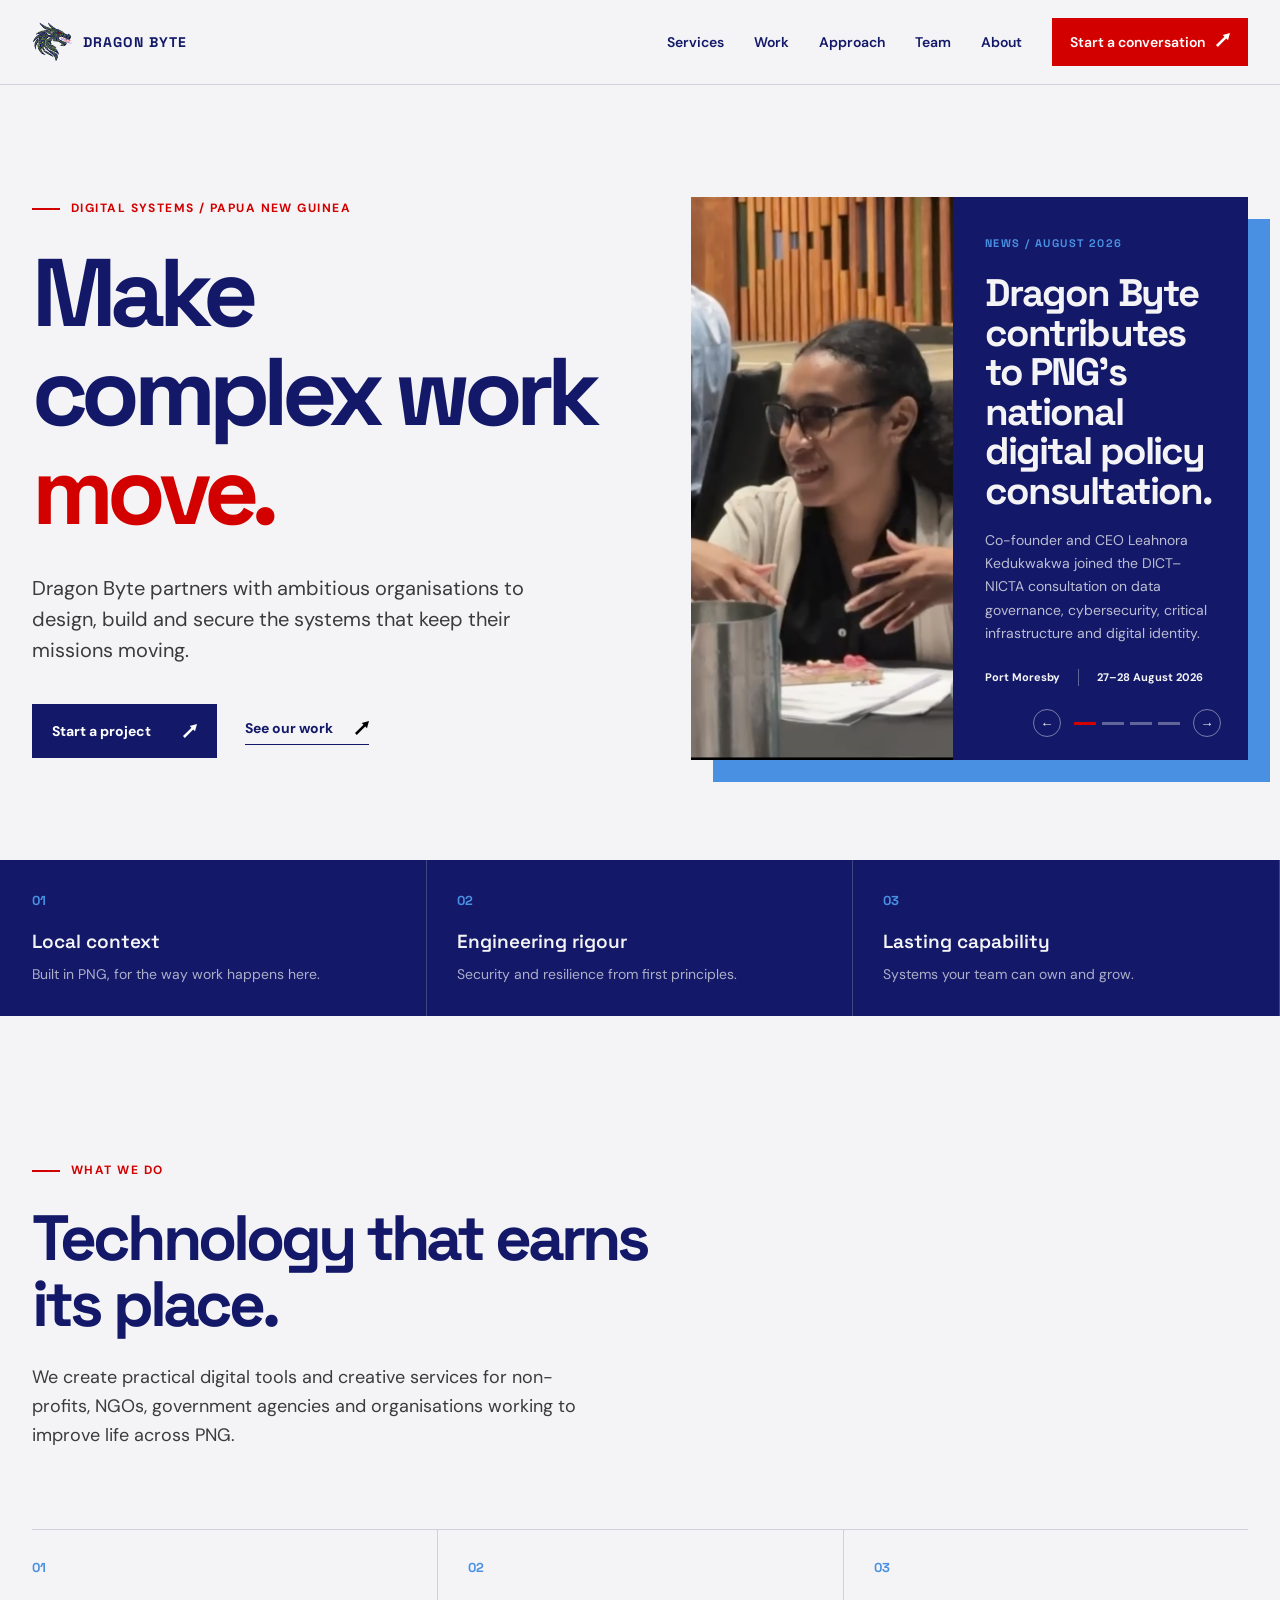
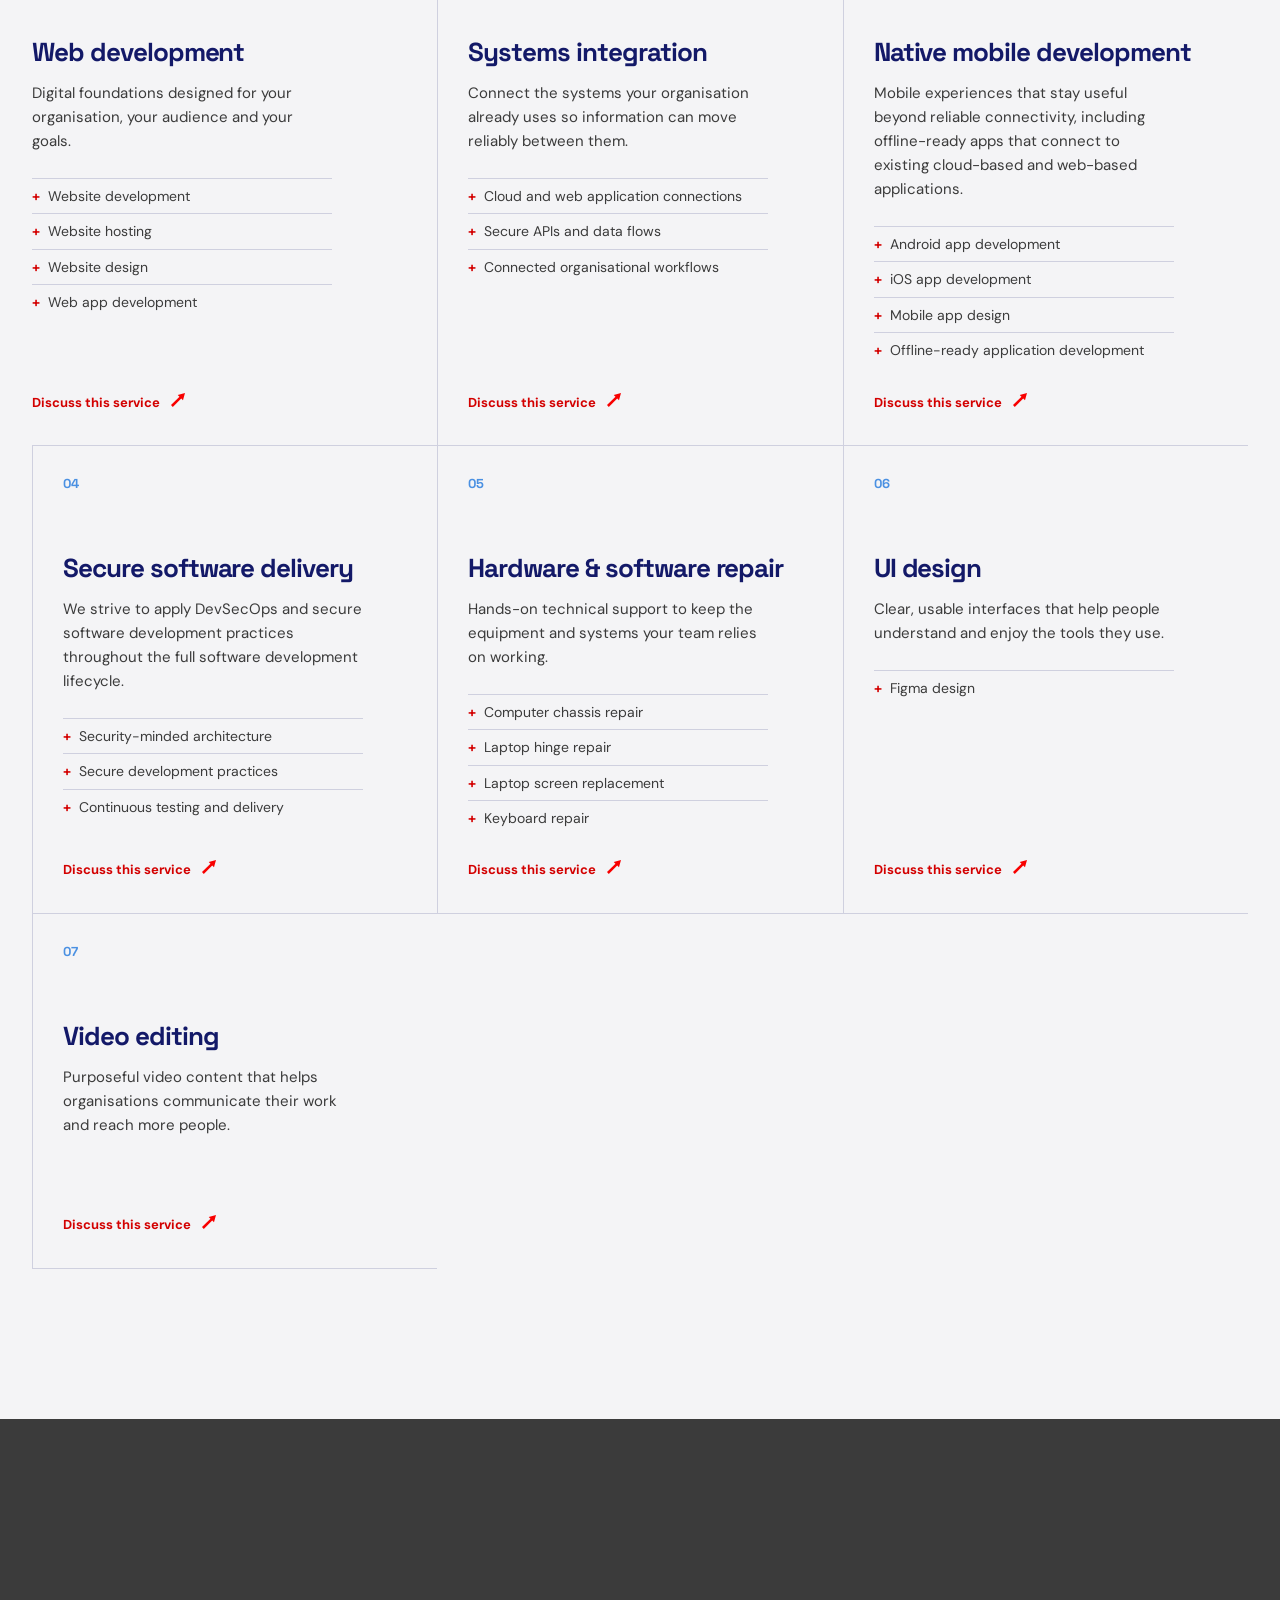
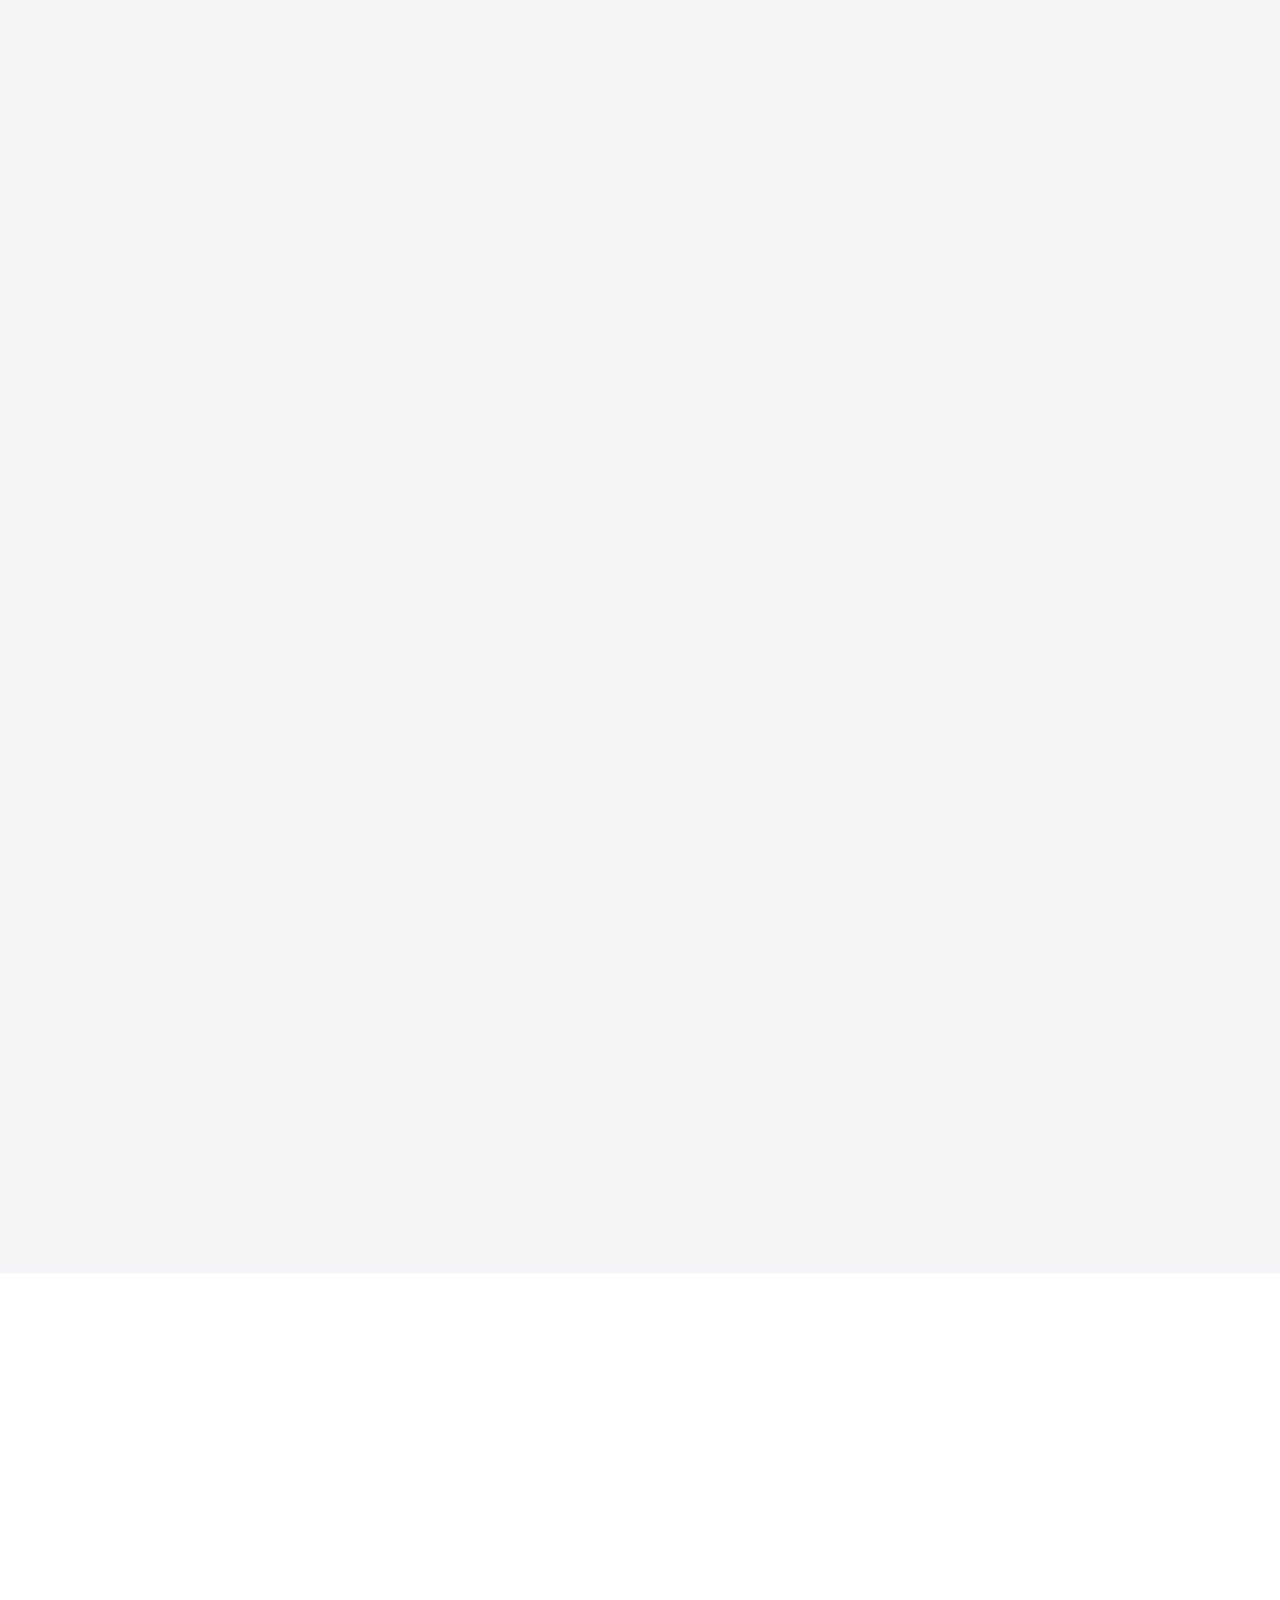
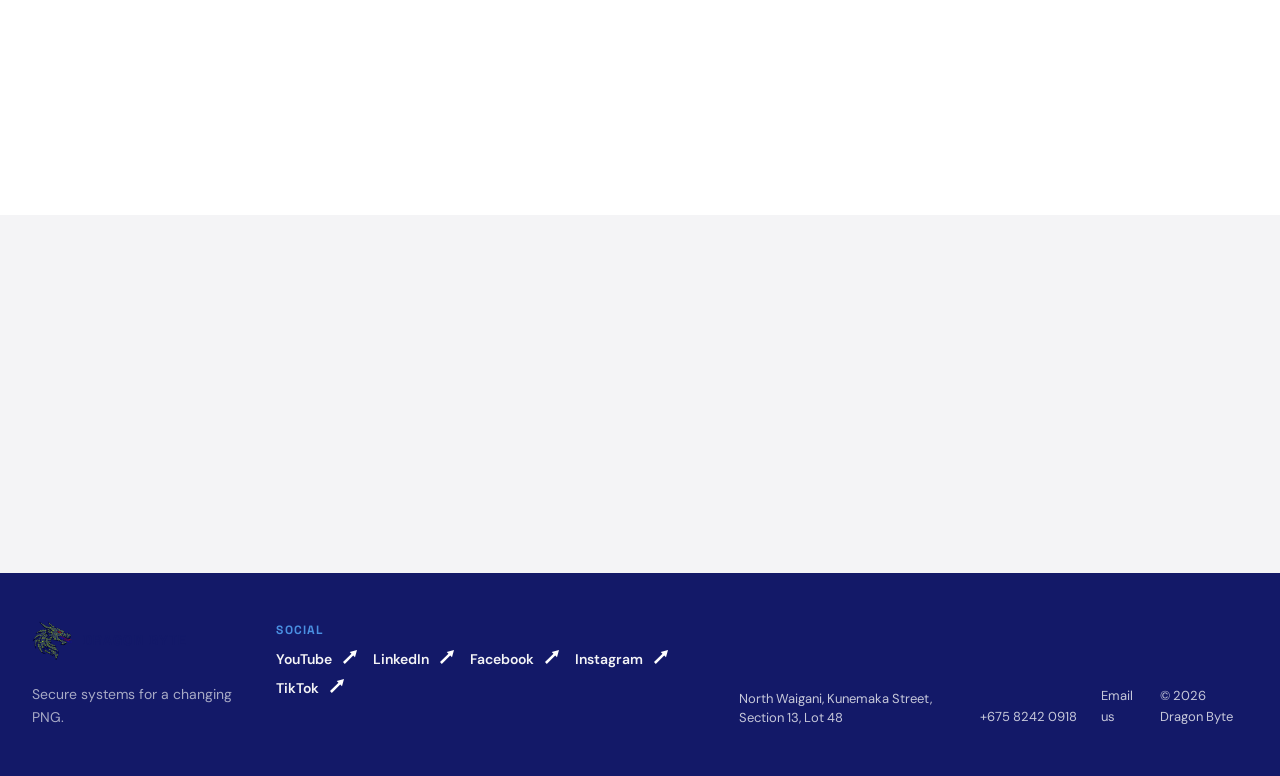
<file: index.html>
<!doctype html>
<html lang="en-PG">
<head>
  <meta charset="utf-8">
  <meta name="viewport" content="width=device-width, initial-scale=1">
  <meta name="description" content="Dragon Byte designs and secures digital systems for organisations in Papua New Guinea, from enterprise platforms to DevSecOps delivery.">
  <meta name="author" content="Dragon Byte">
  <meta name="robots" content="index, follow, max-image-preview:large">
  <meta name="theme-color" content="#131968">
  <title>Dragon Byte | Digital systems built for PNG</title>
  <link rel="canonical" href="https://dragonbyte.ltd/">
  <link rel="icon" href="dragonhead.svg" type="image/svg+xml">
  <meta property="og:type" content="website">
  <meta property="og:site_name" content="Dragon Byte">
  <meta property="og:title" content="Dragon Byte | Digital systems built for PNG">
  <meta property="og:description" content="Secure, scalable systems for organisations building what is next in Papua New Guinea.">
  <meta property="og:url" content="https://dragonbyte.ltd/">
  <meta property="og:image" content="https://dragonbyte.ltd/dragonhead.svg">
  <meta name="twitter:card" content="summary_large_image">
  <meta name="twitter:title" content="Dragon Byte | Digital systems built for PNG">
  <meta name="twitter:description" content="Secure, scalable systems for organisations building what is next in Papua New Guinea.">
  <meta name="twitter:image" content="https://dragonbyte.ltd/dragonhead.svg">
  <link rel="preconnect" href="https://fonts.googleapis.com">
  <link rel="preconnect" href="https://fonts.gstatic.com" crossorigin>
  <link href="https://fonts.googleapis.com/css2?family=DM+Sans:wght@400;500;600;700&family=Space+Grotesk:wght@500;600;700&display=swap" rel="stylesheet">
  <link rel="stylesheet" href="styles.css?v=20260904">
  <script type="application/ld+json">
  {
    "@context": "https://schema.org",
    "@type": "ProfessionalService",
    "name": "Dragon Byte",
    "url": "https://dragonbyte.ltd/",
    "logo": "https://dragonbyte.ltd/dragonhead.svg",
    "description": "PNG-owned digital transformation and DevSecOps consultancy.",
    "areaServed": {"@type": "Country", "name": "Papua New Guinea"},
    "address": {"@type": "PostalAddress", "streetAddress": "Kunemaka Street, Section 13, Lot 48", "addressLocality": "North Waigani", "addressCountry": "PG"},
    "email": "mailto:info@dragonbyte.ltd",
    "telephone": "+67582420918",
    "serviceType": ["Website development", "Website hosting", "Website design", "Web app development", "Systems integration", "Android app development", "iOS app development", "Mobile app design", "Offline-ready mobile apps", "Hardware and software troubleshooting and repair", "Figma UI design", "Video editing", "DevSecOps", "Secure software development lifecycle"]
  }
  </script>
</head>
<body>
  <header class="site-header">
    <a class="brand" href="#top" aria-label="Dragon Byte home"><img src="dragonhead.svg" alt="Dragon Byte logo" width="40" height="40" decoding="async"><span>DRAGON BYTE</span></a>
    <button class="menu-toggle" type="button" aria-expanded="false" aria-controls="site-nav"><span></span><span></span><span></span><b class="sr-only">Menu</b></button>
    <nav id="site-nav" class="site-nav" aria-label="Primary navigation">
      <a href="#services">Services</a><a href="#work">Work</a><a href="#approach">Approach</a><a href="#team">Team</a><a href="#about">About</a>
      <a class="nav-cta" href="mailto:info@dragonbyte.ltd">Start a conversation <span aria-hidden="true">↗</span></a>
    </nav>
  </header>

  <main id="top">
    <section class="hero section-wrap" aria-labelledby="hero-title">
      <div class="hero-copy reveal"><p class="eyebrow"><span></span> Digital systems / Papua New Guinea</p><h1 id="hero-title">Make complex work <em>move.</em></h1><p class="hero-lede">Dragon Byte partners with ambitious organisations to design, build and secure the systems that keep their missions moving.</p><div class="hero-actions"><a class="button button-dark" href="mailto:info@dragonbyte.ltd">Start a project <span aria-hidden="true">↗</span></a><a class="text-link" href="#work">See our work <span aria-hidden="true">↓</span></a></div></div>
      <div class="news-feature reveal" aria-label="Dragon Byte news and events"><div class="news-track"><article class="news-slide is-active"><div class="news-image"><img src="images/ceo-legislation-event.jpeg" alt="Leahnora Kedukwakwa at the DICT-NICTA digital bills consultation" width="720" height="520" fetchpriority="high" decoding="async"></div><div class="news-content"><p class="news-type">News / August 2026</p><h2>Dragon Byte contributes to PNG’s national digital policy consultation.</h2><p>Co-founder and CEO Leahnora Kedukwakwa joined the DICT–NICTA consultation on data governance, cybersecurity, critical infrastructure and digital identity.</p><div class="news-meta"><span>Port Moresby</span><span>27–28 August 2026</span></div></div></article><article class="news-slide"><div class="news-image"><img src="images/ceo-dict-2026-hackathon.jpg" alt="Leahnora Kedukwakwa at the 2026 DICT Hackathon" width="720" height="520" loading="lazy" decoding="async"></div><div class="news-content"><p class="news-type">Achievement / 2026 DICT Hackathon</p><h2>SulaPay wins 1st Prize for Technical Excellence.</h2><p>Our digital financial inclusion platform used PNG’s SevisPass identity ecosystem to expand practical access to financial services.</p><div class="news-meta"><span>Financial Services track</span><span>Technical Excellence Award</span></div></div></article><article class="news-slide"><div class="news-image"><img src="images/caleb-coding-vms.jpg" alt="Caleb Kutkue developing the VMS project" width="720" height="520" loading="lazy" decoding="async"></div><div class="news-content"><p class="news-type">Project / June 2025–Present</p><h2>Building the Volunteer Management System for NVS PNG.</h2><p>Dragon Byte is developing a management system for the National Volunteer Service, supporting volunteer onboarding, recruitment, application processing, deployment and end of service.</p><div class="news-meta"><span>National Volunteer Service</span><span>2025–2026</span></div></div></article><article class="news-slide"><div class="news-image"><img src="images/ticket-bilum-figma.png" alt="Ticket Bilum Android frontend redesign in Figma" width="720" height="520" loading="lazy" decoding="async"></div><div class="news-content"><p class="news-type">Ongoing project / 2026</p><h2>Modernising Ticket Bilum’s Android frontend.</h2><p>Dragon Byte is redesigning Ticket Bilum’s Android frontend, bringing its existing experience into a more modern, clear and accessible interface.</p><div class="news-meta"><span>Android frontend redesign</span><span>In progress</span></div></div></article></div><div class="news-controls"><button class="news-arrow news-prev" type="button" aria-label="Previous news story">←</button><div class="news-dots" role="tablist" aria-label="News stories"><button class="news-dot is-active" type="button" role="tab" aria-selected="true" aria-label="Show policy consultation story"></button><button class="news-dot" type="button" role="tab" aria-selected="false" aria-label="Show hackathon story"></button><button class="news-dot" type="button" role="tab" aria-selected="false" aria-label="Show volunteer management system story"></button><button class="news-dot" type="button" role="tab" aria-selected="false" aria-label="Show Ticket Bilum project story"></button></div><button class="news-arrow news-next" type="button" aria-label="Next news story">→</button></div></div>
    </section>

    <section class="signal-bar"><div><strong>01</strong><span>Local context</span><p>Built in PNG, for the way work happens here.</p></div><div><strong>02</strong><span>Engineering rigour</span><p>Security and resilience from first principles.</p></div><div><strong>03</strong><span>Lasting capability</span><p>Systems your team can own and grow.</p></div></section>

    <section id="services" class="section-wrap services-section"><div class="section-intro"><p class="eyebrow"><span></span> What we do</p><h2>Technology that earns its place.</h2><p>We create practical digital tools and creative services for non-profits, NGOs, government agencies and organisations working to improve life across PNG.</p></div><div class="service-list"><article><span class="service-number">01</span><h3>Web development</h3><p>Digital foundations designed for your organisation, your audience and your goals.</p><ul><li>Website development</li><li>Website hosting</li><li>Website design</li><li>Web app development</li></ul><a href="mailto:info@dragonbyte.ltd?subject=Web development enquiry" aria-label="Discuss web development">Discuss this service <span>↗</span></a></article><article><span class="service-number">02</span><h3>Systems integration</h3><p>Connect the systems your organisation already uses so information can move reliably between them.</p><ul><li>Cloud and web application connections</li><li>Secure APIs and data flows</li><li>Connected organisational workflows</li></ul><a href="mailto:info@dragonbyte.ltd?subject=Systems integration enquiry" aria-label="Discuss systems integration">Discuss this service <span>↗</span></a></article><article><span class="service-number">03</span><h3>Native mobile development</h3><p>Mobile experiences that stay useful beyond reliable connectivity, including offline-ready apps that connect to existing cloud-based and web-based applications.</p><ul><li>Android app development</li><li>iOS app development</li><li>Mobile app design</li><li>Offline-ready application development</li></ul><a href="mailto:info@dragonbyte.ltd?subject=Mobile development enquiry" aria-label="Discuss native mobile development">Discuss this service <span>↗</span></a></article><article><span class="service-number">04</span><h3>Secure software delivery</h3><p>We strive to apply DevSecOps and secure software development practices throughout the full software development lifecycle.</p><ul><li>Security-minded architecture</li><li>Secure development practices</li><li>Continuous testing and delivery</li></ul><a href="mailto:info@dragonbyte.ltd?subject=Secure software delivery enquiry" aria-label="Discuss secure software delivery">Discuss this service <span>↗</span></a></article><article><span class="service-number">05</span><h3>Hardware &amp; software repair</h3><p>Hands-on technical support to keep the equipment and systems your team relies on working.</p><ul><li>Computer chassis repair</li><li>Laptop hinge repair</li><li>Laptop screen replacement</li><li>Keyboard repair</li></ul><a href="mailto:info@dragonbyte.ltd?subject=Hardware and software repair enquiry" aria-label="Discuss hardware and software repair">Discuss this service <span>↗</span></a></article><article><span class="service-number">06</span><h3>UI design</h3><p>Clear, usable interfaces that help people understand and enjoy the tools they use.</p><ul><li>Figma design</li></ul><a href="mailto:info@dragonbyte.ltd?subject=UI design enquiry" aria-label="Discuss UI design">Discuss this service <span>↗</span></a></article><article><span class="service-number">07</span><h3>Video editing</h3><p>Purposeful video content that helps organisations communicate their work and reach more people.</p><a href="mailto:info@dragonbyte.ltd?subject=Video editing enquiry" aria-label="Discuss video editing">Discuss this service <span>↗</span></a></article></div></section>

    <section id="work" class="work-section"><div class="section-wrap work-grid"><div class="work-image"><img src="images/volunteer-icon.webp" alt="Volunteer Management System icon" width="720" height="520" loading="lazy" decoding="async"><div class="work-stamp">CASE<br>STUDY<br><strong>01</strong></div></div><div class="work-copy"><p class="eyebrow"><span></span> Selected work</p><p class="work-kicker">National Volunteer Service PNG</p><h2>Making every volunteer count.</h2><p>We replaced fragmented spreadsheets with a secure, mobile-first platform for managing volunteers, skills, availability and impact across Papua New Guinea.</p><div class="result-list"><div><strong>01</strong><span>Centralised volunteer records</span></div><div><strong>02</strong><span>Low-bandwidth ready experience</span></div><div><strong>03</strong><span>Real-time reporting and insight</span></div></div><a class="text-link" href="https://vms.today" target="_blank" rel="noopener">Visit the live system <span aria-hidden="true">↗</span></a></div></div></section>

    <section id="approach" class="approach-section section-wrap"><div class="section-intro"><p class="eyebrow"><span></span> How we work</p><h2>Clear thinking. Useful momentum.</h2><p>The best technology work feels collaborative, visible and grounded in the people who will use it.</p></div><div class="approach-steps"><div><span>01</span><h3>Understand</h3><p>We map the real problem, the people around it and the outcome that matters.</p></div><div><span>02</span><h3>Shape</h3><p>We turn insight into a practical roadmap, architecture and shared definition of success.</p></div><div><span>03</span><h3>Build</h3><p>We deliver in focused increments, with security, feedback and quality built in.</p></div><div><span>04</span><h3>Enable</h3><p>We leave your team with a system and the confidence to keep improving it.</p></div></div></section>

    <section id="team" class="team-section"><div class="section-wrap"><div class="section-intro"><p class="eyebrow"><span></span> The team</p><h2>People who build with intent.</h2><p>Dragon Byte is led by two engineers committed to making secure, useful technology more accessible in Papua New Guinea.</p></div><div class="team-grid"><article class="team-card"><div class="team-photo"><img src="images/leah.jpg" alt="Leahnora Kedukwakwa in an office" loading="lazy" decoding="async" width="440" height="440"></div><div class="team-card-copy"><p class="team-role">Co-Founder / CEO</p><h3>Leahnora Kedukwakwa</h3><p>Leahnora is an undergraduate who has pursued cybersecurity certifications through her own initiative and independent learning outside school. Backed by two years of hands-on experience, she directs Dragon Byte’s security operations, specialising in comprehensive security audits, vulnerability assessments and risk mitigation. A recipient of multiple cybersecurity scholarships, she is dedicated to applying industry-best practices to safeguard organisational infrastructure and digital assets.</p></div></article><article class="team-card"><div class="team-photo"><img src="images/caleb.jpg" alt="Caleb Kutkue working at a computer" loading="lazy" decoding="async" width="440" height="440"></div><div class="team-card-copy"><p class="team-role">Co-Founder / CTO</p><h3>Caleb Kutkue</h3><p>Caleb is a graduate of Don Bosco Technological Institute (DBTI) and brings two years of specialised experience in web development and cloud computing. He oversees the end-to-end development and deployment of client projects, having launched software initiatives during his academic studies before co-founding Dragon Byte. His professional certifications in version control, project management and secure software development support the delivery of secure, scalable and highly reliable technical solutions.</p></div></article></div></div></section>

    <section id="about" class="about-section"><div class="section-wrap about-grid"><div><p class="eyebrow"><span></span> Our mission</p><h2>Technology should reach every corner of PNG.</h2></div><div><p>Dragon Byte exists to support non-profits, NGOs and government agencies with efficient code, thoughtful design and dependable digital systems. Our passion is rural ICT development: bringing useful, accessible technology from the Highlands to the islands of Papua New Guinea through practical engineering and industry best practices.</p><a class="text-link" href="mailto:info@dragonbyte.ltd">Build with us <span aria-hidden="true">↗</span></a></div></div></section>

    <section class="contact-section section-wrap"><div><p class="eyebrow"><span></span> Have a challenge?</p><h2>Let’s make the next step useful.</h2></div><a class="button button-red" href="mailto:info@dragonbyte.ltd">info@dragonbyte.ltd <span aria-hidden="true">↗</span></a></section>
  </main>
  <footer class="site-footer"><div class="footer-brand"><a class="brand" href="#top"><img src="dragonhead.svg" alt="Dragon Byte logo" width="34" height="34"><span>DRAGON BYTE</span></a><p>Secure systems for a changing PNG.</p></div><div class="footer-social"><span>Social</span><div class="social-links"><a href="https://www.youtube.com/@DragonBytePNG" target="_blank" rel="noopener noreferrer" aria-label="Dragon Byte on YouTube">YouTube <span aria-hidden="true">↗</span></a><a href="https://www.linkedin.com/company/dragonbytecompany/posts/?feedView=all" target="_blank" rel="noopener noreferrer" aria-label="Dragon Byte on LinkedIn">LinkedIn <span aria-hidden="true">↗</span></a><a href="https://www.facebook.com/profile.php?id=61579564019862" target="_blank" rel="noopener noreferrer" aria-label="Dragon Byte on Facebook">Facebook <span aria-hidden="true">↗</span></a><a href="https://www.instagram.com/dragonbytecompany?igsi=dWc0Z2hxbmE5a2Fw" target="_blank" rel="noopener noreferrer" aria-label="Dragon Byte on Instagram">Instagram <span aria-hidden="true">↗</span></a><a href="https://www.tiktok.com/@dragonbytecompany?_r=1&_t=ZS-99S4LWjEgW8" target="_blank" rel="noopener noreferrer" aria-label="Dragon Byte on TikTok">TikTok <span aria-hidden="true">↗</span></a></div></div><div class="footer-meta"><address>North Waigani, Kunemaka Street, Section 13, Lot 48</address><a href="tel:+67582420918">+675 8242 0918</a><a href="mailto:info@dragonbyte.ltd">Email us</a><span>© 2026 Dragon Byte</span></div></footer>
  <script src="script.min.js?v=20260904" defer></script>
</body>
</html>
</file>
<file: styles.css>
:root {
  --red: #D30000;
  --ink: #131968;
  --charcoal: #3B3B3B;
  --paper: #F4F4F6;
  --blue: #4A90E2;
  --white: #fff;
  --line: rgba(19, 25, 104, .16);
  --serif: 'Space Grotesk', sans-serif;
  --sans: 'DM Sans', sans-serif;
  --max: 1240px;
}

* { box-sizing: border-box; }
html { scroll-behavior: smooth; }
body { margin: 0; color: var(--charcoal); background: var(--paper); font-family: var(--sans); line-height: 1.6; overflow-x: hidden; }
a { color: inherit; text-decoration: none; }
img { max-width: 100%; display: block; }
.sr-only { position: absolute; width: 1px; height: 1px; padding: 0; margin: -1px; overflow: hidden; clip: rect(0,0,0,0); white-space: nowrap; border: 0; }
.section-wrap { width: min(calc(100% - 64px), var(--max)); margin: 0 auto; }

.site-header { position: sticky; top: 0; z-index: 10; min-height: 84px; padding: 18px max(32px, calc((100vw - var(--max)) / 2)); display: flex; align-items: center; justify-content: space-between; background: rgba(244,244,246,.93); border-bottom: 1px solid var(--line); backdrop-filter: blur(14px); }
.brand { display: inline-flex; align-items: center; gap: 11px; color: var(--ink); font-family: var(--serif); font-size: 14px; font-weight: 700; letter-spacing: .08em; }
.brand img { width: 40px; height: 40px; object-fit: contain; }
.site-nav { display: flex; align-items: center; gap: 30px; font-size: 14px; font-weight: 600; color: var(--ink); }
.site-nav a:not(.nav-cta) { position: relative; }
.site-nav a:not(.nav-cta)::after { position: absolute; right: 0; bottom: -7px; left: 0; height: 2px; background: var(--red); content: ''; transform: scaleX(0); transform-origin: right; transition: transform .25s ease; }
.site-nav a:not(.nav-cta):hover::after, .site-nav a:not(.nav-cta):focus-visible::after { transform: scaleX(1); transform-origin: left; }
.nav-cta { padding: 12px 17px; color: var(--white); background: var(--red); border: 1px solid var(--red); transition: background .2s ease, color .2s ease; }
.nav-cta:hover, .nav-cta:focus-visible { color: var(--red); background: transparent; }
.menu-toggle { display: none; border: 0; background: transparent; cursor: pointer; }

.hero { min-height: 680px; padding-top: 112px; padding-bottom: 100px; display: grid; grid-template-columns: 1.02fr .98fr; gap: 80px; align-items: center; }
.eyebrow { display: flex; align-items: center; gap: 11px; margin: 0 0 26px; color: var(--red); font-size: 12px; font-weight: 700; letter-spacing: .12em; text-transform: uppercase; }
.eyebrow span { width: 28px; height: 2px; background: var(--red); }
h1, h2, h3 { margin: 0; color: var(--ink); font-family: var(--serif); line-height: 1.03; }
h1 { max-width: 680px; font-size: clamp(58px, 7.5vw, 108px); letter-spacing: -.07em; }
h1 em { color: var(--red); font-style: normal; }
.hero-lede { max-width: 510px; margin: 32px 0 38px; color: var(--charcoal); font-size: 20px; line-height: 1.55; }
.hero-actions { display: flex; align-items: center; gap: 28px; }
.button { display: inline-flex; align-items: center; gap: 24px; padding: 16px 20px; font-size: 14px; font-weight: 700; transition: transform .2s ease, background .2s ease; }
.button:hover, .button:focus-visible { transform: translateY(-3px); }
.button-dark { color: var(--white); background: var(--ink); }
.button-dark:hover, .button-dark:focus-visible { background: var(--blue); }
.button-red { color: var(--white); background: var(--red); }
.button-red:hover, .button-red:focus-visible { background: var(--ink); }
.text-link { display: inline-flex; align-items: center; gap: 14px; color: var(--ink); font-size: 14px; font-weight: 700; border-bottom: 1px solid var(--ink); padding-bottom: 5px; transition: color .2s ease, border-color .2s ease; }
.text-link:hover, .text-link:focus-visible { color: var(--red); border-color: var(--red); }
a > span[aria-hidden="true"] { display: inline-block; width: 14px; height: 14px; margin-left: 8px; overflow: hidden; color: transparent; font-size: 0; line-height: 0; background: url("icons/arrow.svg") center / contain no-repeat; }
.service-list a > span { display: inline-block; width: 14px; height: 14px; margin-left: 8px; overflow: hidden; color: transparent; font-size: 0; line-height: 0; background: url("icons/arrow.svg") center / contain no-repeat; }
.hero-actions .text-link > span { filter: brightness(0) saturate(100%); }
.about-grid .text-link > span { filter: brightness(0) saturate(100%); }
.service-list a > span { filter: brightness(0) saturate(100%) invert(12%) sepia(99%) saturate(7271%) hue-rotate(3deg) brightness(89%) contrast(125%); }
.button > span, .nav-cta > span, .work-copy .text-link > span, .contact-section .button > span, .footer-social a > span { filter: none; }

.news-feature { position: relative; min-height: 480px; overflow: hidden; color: var(--paper); background: var(--ink); box-shadow: 22px 22px 0 var(--blue); }
.news-track, .news-slide { min-height: 480px; }
.news-slide { position: absolute; inset: 0; display: grid; grid-template-columns: .94fr 1.06fr; opacity: 0; visibility: hidden; transform: translateX(24px); transition: opacity .45s ease, transform .45s ease, visibility .45s; }
.news-slide.is-active { position: relative; opacity: 1; visibility: visible; transform: translateX(0); }
.news-image { min-height: 480px; overflow: hidden; background: var(--blue); }
.news-image img { width: 100%; height: 100%; object-fit: cover; filter: saturate(.8); }
.news-content { position: relative; z-index: 2; padding: 38px 32px 74px; display: flex; flex-direction: column; justify-content: center; }
.news-type { margin: 0 0 20px; color: var(--blue); font-family: var(--serif); font-size: 11px; font-weight: 700; letter-spacing: .13em; text-transform: uppercase; }
.news-content h2 { color: var(--paper); font-size: clamp(27px, 3vw, 40px); letter-spacing: -.05em; }
.news-content > p:not(.news-type) { margin: 19px 0 24px; color: rgba(244,244,246,.75); font-size: 14px; line-height: 1.65; }
.news-meta { display: flex; flex-wrap: wrap; gap: 8px 18px; color: var(--paper); font-size: 11px; font-weight: 700; }
.news-meta span + span { padding-left: 18px; border-left: 1px solid rgba(244,244,246,.35); }
.news-controls { position: absolute; right: 27px; bottom: 23px; z-index: 4; display: flex; align-items: center; gap: 13px; }
.news-arrow { width: 28px; height: 28px; padding: 0; color: var(--paper); background: transparent; border: 1px solid rgba(244,244,246,.45); border-radius: 50%; cursor: pointer; }
.news-arrow:hover, .news-arrow:focus-visible { color: var(--ink); background: var(--paper); }
.news-dots { display: flex; gap: 6px; }
.news-dot { width: 22px; height: 3px; padding: 0; background: rgba(244,244,246,.35); border: 0; cursor: pointer; }
.news-dot.is-active, .news-dot:hover, .news-dot:focus-visible { background: var(--red); }

.signal-bar { display: grid; grid-template-columns: repeat(3, 1fr); color: var(--paper); background: var(--ink); }
.signal-bar > div { min-height: 150px; padding: 31px max(32px, calc((100vw - var(--max)) / 2)); padding-right: 30px; border-right: 1px solid rgba(244,244,246,.2); }
.signal-bar > div + div { padding-left: 30px; }
.signal-bar strong, .signal-bar span { display: block; font-family: var(--serif); }
.signal-bar strong { margin-bottom: 15px; color: var(--blue); font-size: 13px; }
.signal-bar span { font-size: 19px; font-weight: 600; }
.signal-bar p { margin: 5px 0 0; color: rgba(244,244,246,.68); font-size: 14px; }

.services-section { padding-top: 145px; padding-bottom: 150px; }
.section-intro { max-width: 690px; }
.section-intro h2, .work-copy h2, .about-grid h2, .contact-section h2 { font-size: clamp(42px, 5vw, 72px); letter-spacing: -.06em; }
.section-intro > p:last-child { max-width: 560px; margin: 25px 0 0; font-size: 18px; }
.service-list { display: grid; grid-template-columns: repeat(3, 1fr); margin-top: 80px; border-top: 1px solid var(--line); }
.service-list article { min-height: 355px; padding: 28px 30px 32px 0; display: flex; flex-direction: column; border-bottom: 1px solid var(--line); }
.service-list article + article { padding-left: 30px; border-left: 1px solid var(--line); }
.service-number, .approach-steps > div > span { color: var(--blue); font-family: var(--serif); font-size: 13px; font-weight: 700; }
.service-list h3 { margin-top: 60px; font-size: 26px; letter-spacing: -.04em; }
.service-list p { max-width: 300px; margin: 15px 0 25px; font-size: 15px; }
.service-list ul { max-width: 300px; margin: 0 0 25px; padding: 0; list-style: none; color: var(--charcoal); font-size: 14px; }
.service-list li { padding: 6px 0 6px 16px; border-top: 1px solid var(--line); }
.service-list li::before { content: '+'; display: inline-block; width: 16px; margin-left: -16px; color: var(--red); font-weight: 700; }
.service-list a { margin-top: auto; color: var(--red); font-size: 13px; font-weight: 700; }
.service-list a span, .text-link span { font-size: 17px; }

.work-section { padding: 110px 0 130px; color: var(--paper); background: var(--charcoal); }
.work-grid { display: grid; grid-template-columns: 1fr 1fr; gap: clamp(50px, 10vw, 145px); align-items: center; }
.work-image { position: relative; min-height: 500px; overflow: hidden; background: #FDFEFE; }
.work-image > img { width: 100%; height: 100%; min-height: 500px; object-fit: cover; object-position: center; }
.work-image::before { position: absolute; top: -20%; right: -20%; width: 90%; height: 90%; border: 1px solid rgba(244,244,246,.44); border-radius: 50%; content: ''; }
.work-image::after { position: absolute; right: 17%; bottom: -15%; width: 70%; height: 70%; border: 1px solid rgba(244,244,246,.44); border-radius: 50%; content: ''; }
.work-stamp { position: absolute; top: 30px; left: 30px; z-index: 2; padding: 14px 16px 16px; color: var(--paper); background: var(--ink); background: rgba(19, 25, 104, .5); font-family: var(--serif); font-size: 14px; line-height: 1.2; letter-spacing: .1em; }
.work-stamp strong { display: block; margin-top: 12px; color: var(--red); font-size: 40px; }
.work-signal { position: absolute; right: 28%; bottom: 25%; z-index: 2; display: grid; grid-template-columns: repeat(2, 58px); gap: 10px; transform: rotate(45deg); }
.work-signal span { display: block; width: 58px; height: 58px; border: 10px solid var(--paper); border-left-color: transparent; border-radius: 50%; }
.work-signal span:nth-child(2), .work-signal span:nth-child(3) { border-color: var(--red); border-right-color: transparent; }
.work-copy .eyebrow { color: var(--blue); } .work-copy .eyebrow span { background: var(--blue); }
.work-copy h2 { color: var(--paper); }
.work-copy > p:not(.eyebrow):not(.work-kicker) { max-width: 490px; margin: 26px 0 36px; color: rgba(244,244,246,.76); font-size: 17px; }
.work-kicker { margin: 0 0 16px; color: var(--red); font-size: 13px; font-weight: 700; letter-spacing: .1em; text-transform: uppercase; }
.result-list { margin-bottom: 37px; border-top: 1px solid rgba(244,244,246,.25); }
.result-list div { display: flex; gap: 22px; padding: 13px 0; border-bottom: 1px solid rgba(244,244,246,.25); font-size: 14px; }
.result-list strong { color: var(--blue); font-family: var(--serif); }
.work-copy .text-link { color: var(--paper); border-color: var(--paper); }
.work-copy .text-link:hover, .work-copy .text-link:focus-visible { color: var(--blue); border-color: var(--blue); }

.approach-section { padding-top: 150px; padding-bottom: 150px; }
.approach-steps { display: grid; grid-template-columns: repeat(4, 1fr); margin-top: 80px; border-top: 1px solid var(--line); }
.approach-steps > div { min-height: 215px; padding: 25px 24px 20px 0; border-bottom: 1px solid var(--line); }
.approach-steps > div + div { padding-left: 24px; border-left: 1px solid var(--line); }
.approach-steps h3 { margin-top: 43px; font-size: 23px; }
.approach-steps p { margin: 12px 0 0; font-size: 14px; }
.team-section { padding: 125px 0 140px; background: var(--paper); }
.team-grid { display: grid; grid-template-columns: repeat(2, 1fr); gap: 28px; margin-top: 76px; }
.team-card { background: var(--white); border-top: 4px solid var(--red); }
.team-photo { aspect-ratio: 1 / .72; overflow: hidden; background: var(--blue); }
.team-photo img { width: 100%; height: 100%; object-fit: cover; object-position: center 28%; filter: saturate(.88); transition: transform .4s ease; }
.team-card:hover .team-photo img { transform: scale(1.03); }
.team-card-copy { padding: 28px 30px 34px; }
.team-role { margin: 0 0 10px; color: var(--red); font-size: 12px; font-weight: 700; letter-spacing: .1em; text-transform: uppercase; }
.team-card h3 { font-size: 31px; letter-spacing: -.05em; }
.team-card-copy > p:last-child { margin: 17px 0 0; font-size: 15px; line-height: 1.75; }
.about-section { padding: 125px 0; background: var(--white); }
.about-grid { display: grid; grid-template-columns: 1fr 1fr; gap: 90px; }
.about-grid > div:last-child { padding-top: 56px; }
.about-grid p:not(.eyebrow) { max-width: 520px; margin: 0 0 33px; font-size: 18px; }
.contact-section { min-height: 320px; padding-top: 90px; padding-bottom: 90px; display: flex; align-items: center; justify-content: space-between; gap: 30px; }
.contact-section h2 { max-width: 630px; }
.services-section, .work-section, .approach-section, .team-section, .about-section, .contact-section { content-visibility: auto; contain-intrinsic-size: 700px; }
.site-footer { padding: 48px max(32px, calc((100vw - var(--max)) / 2)); display: flex; justify-content: space-between; gap: 30px; color: var(--paper); background: var(--ink); }
.footer-brand p { margin: 15px 0 0; color: rgba(244,244,246,.66); font-size: 14px; }
.footer-social { display: flex; flex-direction: column; gap: 8px; color: rgba(244,244,246,.66); font-size: 12px; }
.footer-social span { color: var(--blue); font-family: var(--serif); font-weight: 700; letter-spacing: .1em; text-transform: uppercase; }
.footer-social a { color: var(--paper); font-size: 14px; font-weight: 600; }
.footer-social a:hover, .footer-social a:focus-visible { color: var(--red); }
.social-links { display: flex; flex-wrap: wrap; gap: 7px 16px; }
.social-links a { white-space: nowrap; }
.footer-meta { display: flex; align-items: end; gap: 24px; color: rgba(244,244,246,.8); font-size: 13px; }
.footer-meta a[href^="tel:"] { flex: 0 0 auto; white-space: nowrap; }
.footer-meta address { max-width: 220px; color: rgba(244,244,246,.8); font-size: 13px; font-style: normal; line-height: 1.45; }
.footer-meta a:hover, .footer-meta a:focus-visible { color: var(--red); }
.reveal { animation: reveal .75s both; }
.news-feature { animation-delay: .15s; }
@keyframes reveal { from { opacity: 0; transform: translateY(22px); } to { opacity: 1; transform: translateY(0); } }

@media (max-width: 800px) {
  .site-header { min-height: 72px; padding: 14px 24px; }
  .brand img { width: 34px; height: 34px; }
  .menu-toggle { display: grid; gap: 5px; padding: 8px 0 8px 8px; }
  .menu-toggle span { display: block; width: 25px; height: 2px; background: var(--ink); }
  .site-nav { position: absolute; top: 71px; right: 16px; left: 16px; display: none; padding: 14px; flex-direction: column; align-items: stretch; gap: 0; background: var(--white); box-shadow: 0 10px 30px rgba(19,25,104,.15); }
  .site-nav.is-open { display: flex; }
  .site-nav a { padding: 14px; }
  .nav-cta { text-align: center; }
  .section-wrap { width: min(calc(100% - 48px), var(--max)); }
  .hero { min-height: auto; padding-top: 75px; padding-bottom: 95px; grid-template-columns: 1fr; gap: 66px; }
  h1 { font-size: clamp(54px, 15vw, 85px); }
  .hero-lede { font-size: 18px; }
  .news-feature, .news-track, .news-slide { min-height: 570px; }
  .news-slide { grid-template-columns: 1fr; grid-template-rows: 230px 1fr; }
  .news-image { min-height: 230px; }
  .news-content { padding: 28px 24px 72px; }
  .signal-bar { grid-template-columns: 1fr; }
  .signal-bar > div, .signal-bar > div + div { min-height: auto; padding: 25px 24px; border-right: 0; border-bottom: 1px solid rgba(244,244,246,.2); }
  .services-section, .approach-section { padding-top: 95px; padding-bottom: 100px; }
  .service-list, .approach-steps { grid-template-columns: 1fr; margin-top: 55px; }
  .service-list article, .service-list article + article, .approach-steps > div, .approach-steps > div + div { min-height: auto; padding: 25px 0 32px; border-left: 0; }
  .service-list h3, .approach-steps h3 { margin-top: 35px; }
  .work-section { padding: 70px 0 85px; }
  .work-grid, .about-grid { grid-template-columns: 1fr; gap: 55px; }
  .team-section { padding: 90px 0 100px; }
  .team-grid { grid-template-columns: 1fr; margin-top: 55px; }
  .team-card-copy { padding: 24px 22px 28px; }
  .team-card h3 { font-size: 28px; }
  .work-image { min-height: 360px; }
  .about-section { padding: 90px 0; }
  .about-grid > div:last-child { padding-top: 0; }
  .contact-section { min-height: auto; padding-top: 75px; padding-bottom: 75px; flex-direction: column; align-items: flex-start; }
  .site-footer { padding: 38px 24px; flex-direction: column; }
  .footer-social { gap: 6px; }
  .site-footer > .footer-meta { width: 100%; align-items: flex-start; flex-wrap: wrap; gap: 12px 20px; }
}
@media (prefers-reduced-motion: reduce) { html { scroll-behavior: auto; } *, *::before, *::after { animation-duration: .01ms !important; transition-duration: .01ms !important; } }
</file>
